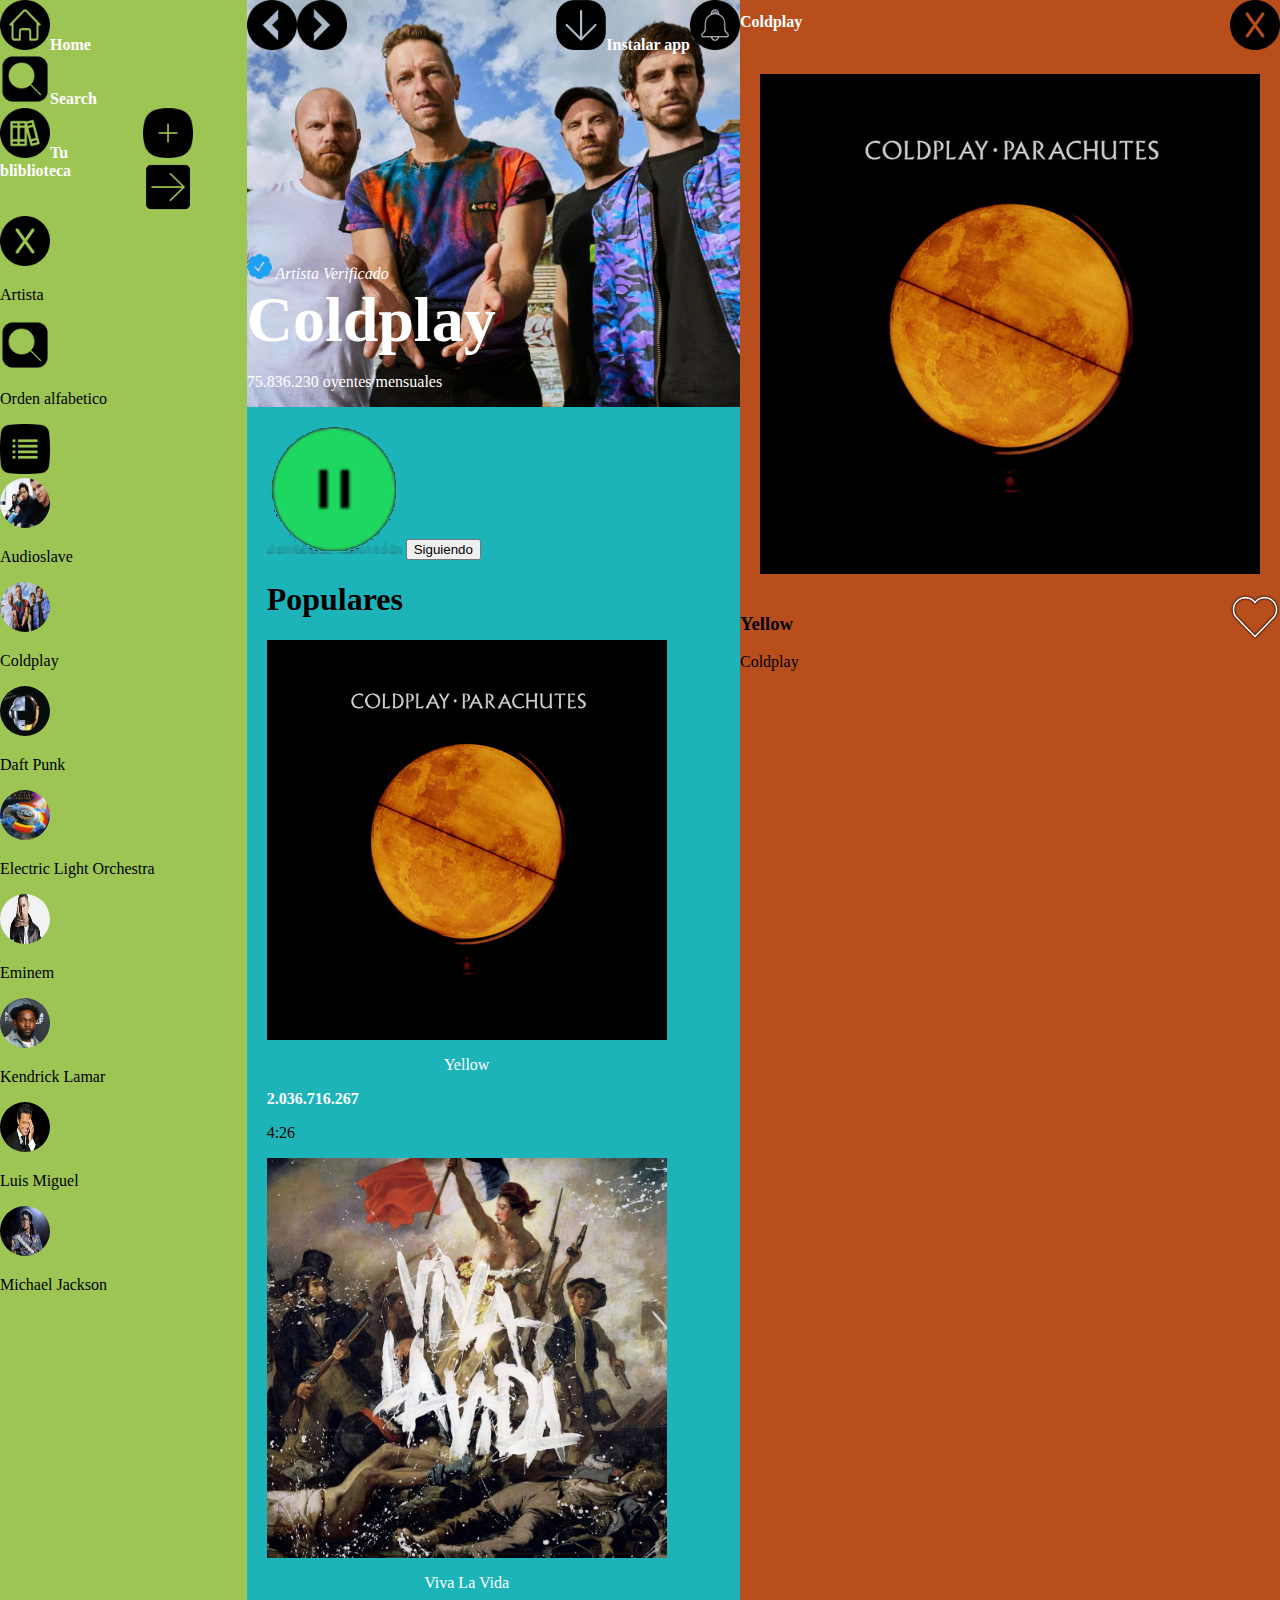
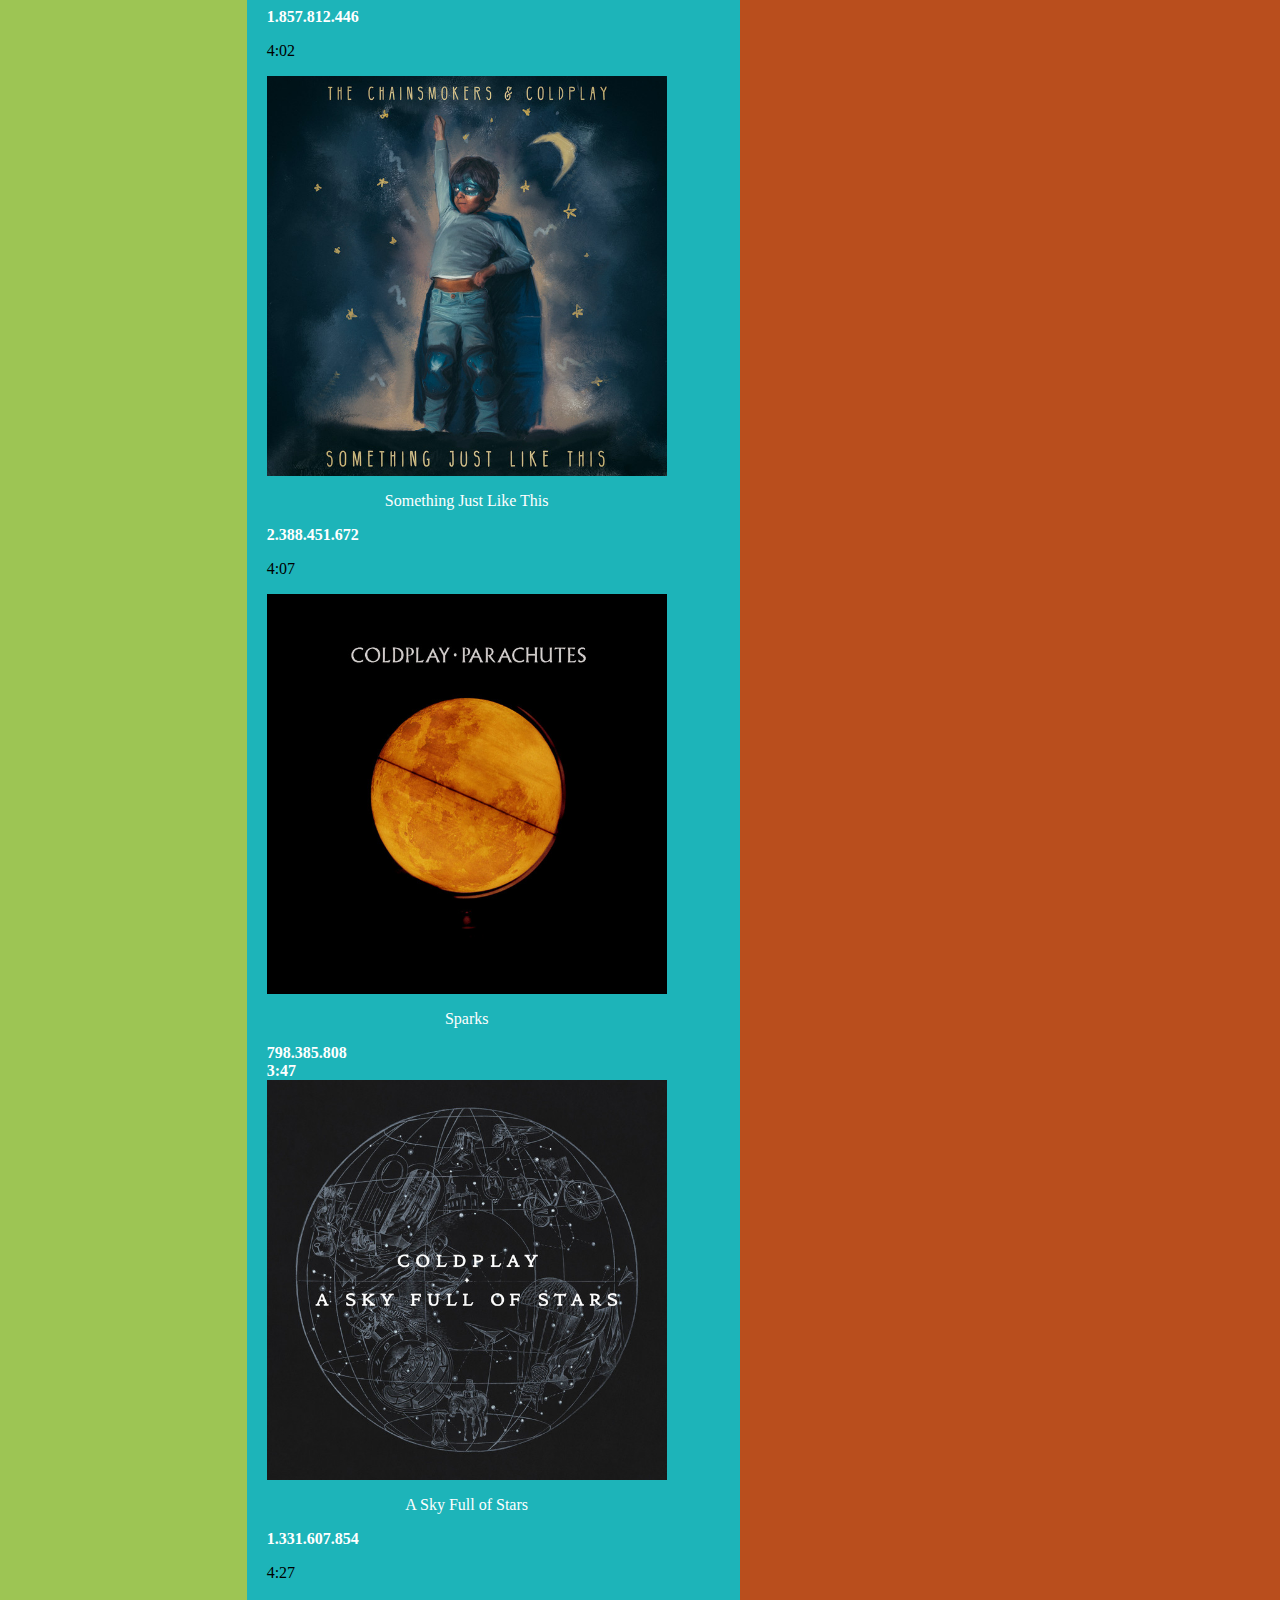
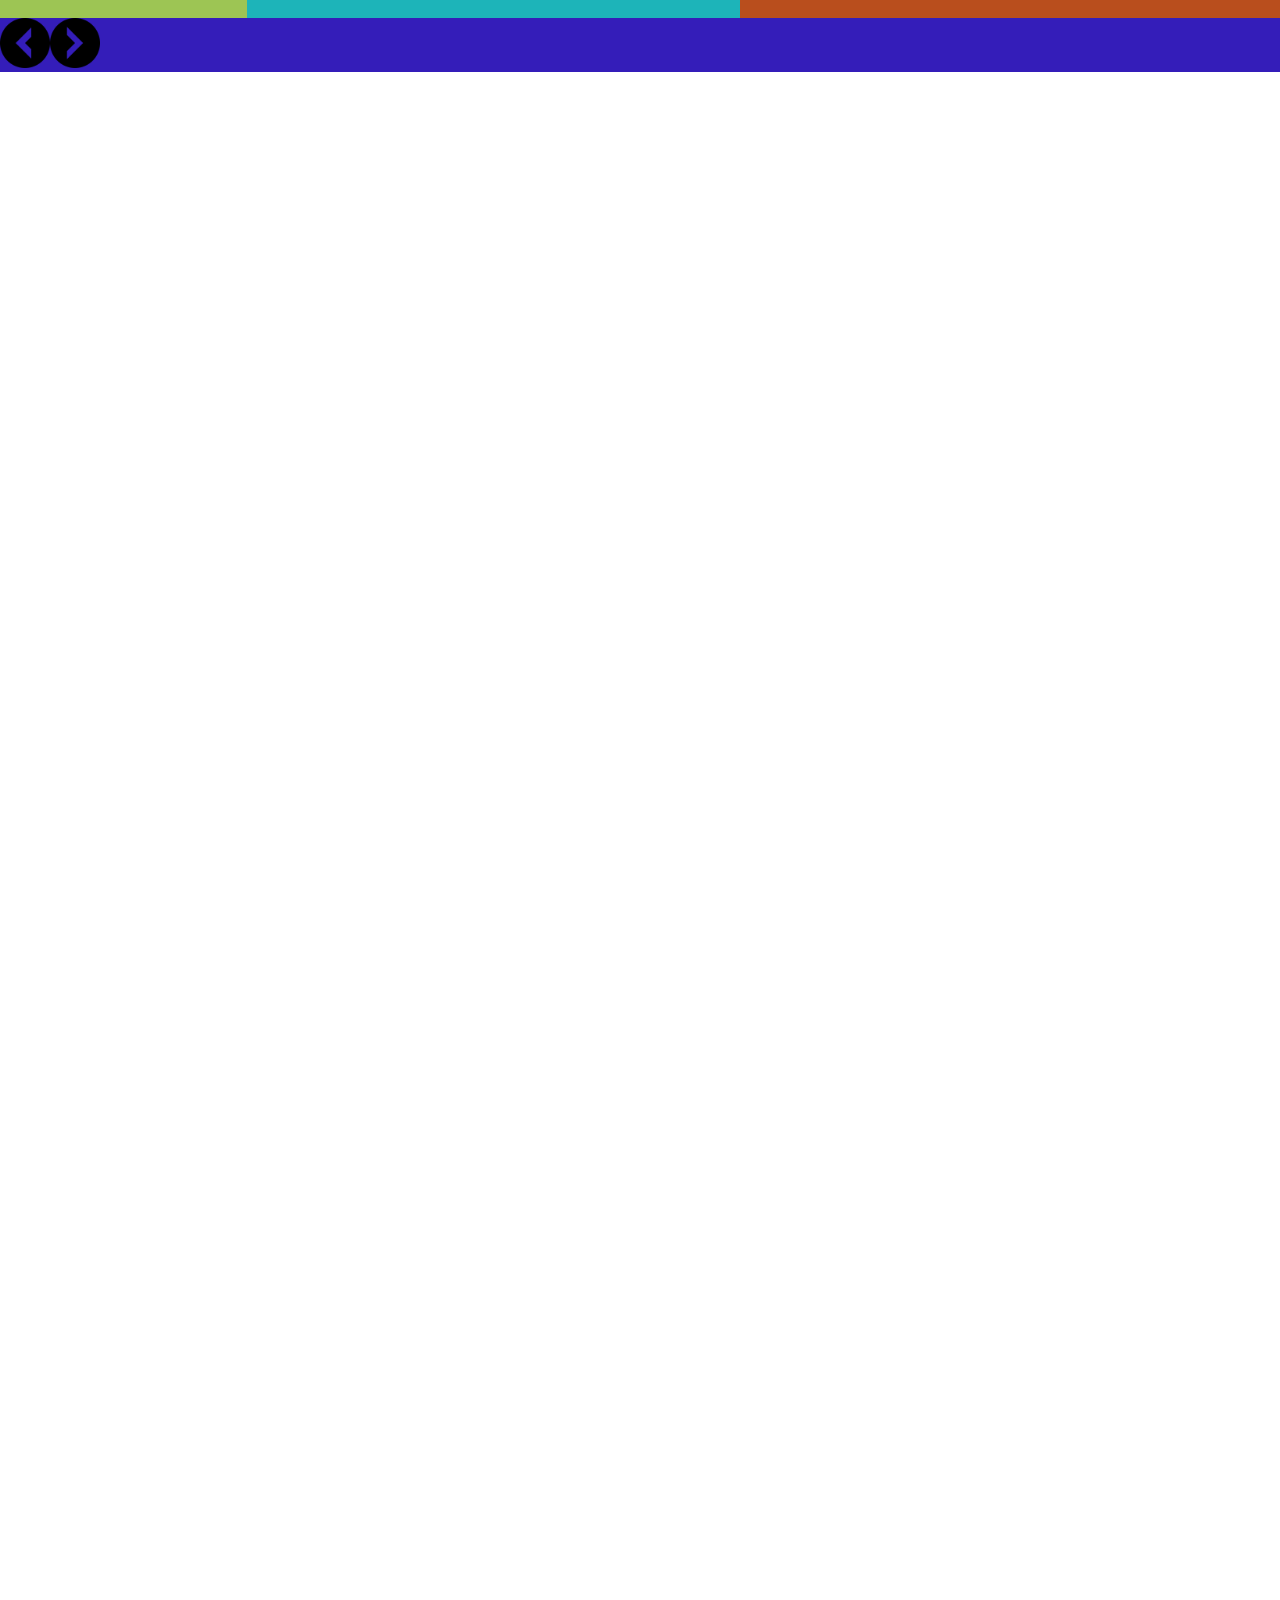
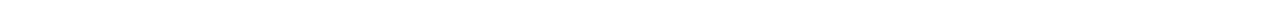
<file: Mosulo SASS II Spotify/Mosulo SASS II Spotify/index.html>
<!DOCTYPE html>
<html lang="en">
<head>
    <meta charset="UTF-8">
    <meta name="viewport" content="width=device-width, initial-scale=1.0">
    <title>Practica SASS II Spotificy</title>
    <link rel="stylesheet" href="style/style.css">
</head>
<body>
    <section class="leftsection">
        <article class="leftsection__homesearch">
            <i class="leftsection__title"><img src="img/home.png" alt="logo home" class="leftsection__icon">Home</i>
            <i class="leftsection__title"><img src="img/search.png" alt="logo search" class="leftsection__icon">Search</i>
        </article>
        <article class="musiclibrary">
            <i class="musiclibrary__title"><img src="img/library.png" alt="" class="musiclibrary__icon">Tu bliblioteca</i>
            <div>
                <i class="musiclibrary__title"><img src="img/add.png" alt="" class="musiclibrary__icon"></i>
                <i class="musiclibrary__title"><img src="img/right.png" alt="" class="musiclibrary__icon"></i>
            </div>
        </article>
        <article class="staticselect">
            <i class="staticselect__title"><img src="img/letter-x.png" alt="icono cerrar" class="staticselect__icon"></i>
            <span class="btn__primary"> <p>Artista</p></span>
        </article>
        <article class="artistlist">
            <i class="artistlist__title"><img src="img/search.png" alt="logo search" class="artistlist__icon"></i>
            <div>
                <p>Orden alfabetico</p>
                <img src="img/menu.png" alt="" class="artistlist__icon">
            </div>
        </article>
        <article class="trueartist">
            <div class="artistname">
                <img src="img/audioslave.png" alt="" class="artistname__icon">
                <p>Audioslave</p>
            </div> 
            <div class="artistname">
                <img src="img/wallpapercoldplay.png" alt="" class="artistname__icon">
                <p>Coldplay</p>
            </div>  
            <div class="artistname">
                <img src="img/daftPunk.png" alt="" class="artistname__icon">
                <p>Daft Punk</p>
            </div>    
            <div class="artistname">
                <img src="img/electricLight.png" alt="" class="artistname__icon">
                <p>Electric Light Orchestra</p>
            </div>
            <div class="artistname">
                <img src="img/eminem.png" alt="" class="artistname__icon">
                <p>Eminem</p>
            </div>
            <div class="artistname">
                <img src="img/kendricklamar.png" alt="" class="artistname__icon">
                <p>Kendrick Lamar</p>
            </div>
            <div class="artistname">
                <img src="img/Luis Miguel.png" alt="" class="artistname__icon">
                <p>Luis Miguel</p>
            </div>
            <div class="artistname">
                <img src="img/michaeljackson.png" alt="" class="artistname__icon">
                <p>Michael Jackson</p>
            </div>
        </article>
    </section>
    <section class="middlesection">
        <div class="middlesection__navegation">
            <div class="middlesection__navegation__left">
                <i class="middlesection__navegation__left__title"><img src="img/arrow_left.png" alt="logo back" class="middlesection__navegation__left__icon"></i>
                <i class="middlesection__navegation__left__title"><img src="img/arrow-right.png" alt="logo backward" class="middlesection__navegation__left__icon"></i>
            </div>
            <div class="middlesection__navegation__right">
                <i class="middlesection__navegation__right__title"><img src="img/arrow-down.png" alt="logo repeat" class="middlesection__navegation__right__icon">Instalar app</i>
                <i class="middlesection__navegation__right__title"><img src="img/alarm-bell.png" alt="logo shuffle" class="middlesection__navegation__right__icon"></i>
            </div>
            <div class="middlesection__title">
                <i><img src="img/checkazul.png" alt="Check Azul" class="middlesection__title__icon"> Artista Verificado</i>
                <h1 class="middlesection__title_h1">Coldplay</h1>
                <p class="middlesection__title__description">75.836.230 oyentes mensuales</p>
            </div>
        </div>
        <div class="middlesection__list">
            <div class="middlesection__list__act">
                <i><img src="img/botonpausa.png" alt="boton pausa" class="middlesection__list__iconbutton"></i>
                <button class="btn_primario">Siguiendo</button>
            </div>
            <h1>Populares</h1>
            <div>
                <div class="middlesection__list__element">
                    <img src="img/yellow.png" alt="yellow" class="middlesection__list__element__img">
                    <p class="middlesection__list__element__songtitle">Yellow</p>
                </div>
                <p class="middlesection__list__element__view">2.036.716.267</p>
                <p class="middlesection__list__element__time">4:26</p>
            </div>
            <div>
                <div class="middlesection__list__element">
                    <img src="img/vivalavida.png" alt="yellow" class="middlesection__list__element__img">
                    <p class="middlesection__list__element__songtitle">Viva La Vida</p>
                </div>
                <p class="middlesection__list__element__view">1.857.812.446</p>
                <p class="middlesection__list__element__time">4:02</p>
            </div>
            <div>
                <div class="middlesection__list__element">
                    <img src="img/justlikethis.png" alt="yellow" class="middlesection__list__element__img">
                    <p class="middlesection__list__element__songtitle">Something Just Like This</p>
                </div>
                <p class="middlesection__list__element__view">2.388.451.672</p>
                <p class="middlesection__list__element__time">4:07</p>
            </div>
            <div>
                <div class="middlesection__list__element">
                    <img src="img/sparks.png" alt="yellow" class="middlesection__list__element__img">
                    <p class="middlesection__list__element__songtitle">Sparks</p>
                </div>
                <p class="middlesection__list__element__view">798.385.808</p>
                <p class="middlesection__list__element__view">3:47</p>
            </div>
            <div>
                <div class="middlesection__list__element">
                    <img src="img/A sky full of stars.png" alt="yellow" class="middlesection__list__element__img">
                    <p class="middlesection__list__element__songtitle">A Sky Full of Stars</p>
                </div>
                <p class="middlesection__list__element__view">1.331.607.854</p>
                <p class="middlesection__list__element__time">4:27</p>
            </div>
        </div>
    </section>
    <section class="rightsection">
        <div class="rightsection__element">
            <h2 class="rightsection__element__title">Coldplay</h2>
            <i><img src="img/letter-x.png" alt="cerrer" class="rightsection__element__img"></i>
        </div>
        <img src="img/yellow.png" alt="yellow song" class="rightsection__img">
        <div class="rightsection__element">
            <div class="rightsection__element_div">
                <h3 class="rightsection__title">Yellow</h3>
            <p class="rightsection_description">Coldplay</p>
            </div>
            <i><img src="img/heart.png" alt="corazon" class="rightsection__element__img"></i>
        </div>
    </section>
    <footer class="playcontrol">
        <div class="playcontrol__left">
        
            <i><img src="img/arrow_left.png" alt="arrow left" class="playcontrol__left__img"></i>
            <i><img src="img/arrow-right.png" alt="arrow right" class="playcontrol__left__img"></i>
        </div>
       

    </footer>
</body>
</html>
</file>
<file: Mosulo SASS II Spotify/Mosulo SASS II Spotify/style/style.css>
body {
  display: grid;
  grid-template-columns: 1fr 2fr 1fr;
  grid-template-rows: 1fr 0.5fr;
  grid-template-areas: "leftsection middlesection rightsection" "footer footer footer";
  margin: 0;
  padding: 0;
}
body .leftsection {
  display: flex;
  flex-direction: column;
  grid-area: leftsection;
  background-color: #9dc554;
}
body .leftsection__homesearch {
  display: flex;
  flex-direction: column;
  align-items: start;
  justify-content: center;
}
body .leftsection__title {
  font-size: 1rem;
  font-weight: bold;
  font-style: normal;
  color: white;
  justify-content: center;
}
body .leftsection__icon {
  width: 50px;
}
body .leftsection .musiclibrary {
  display: flex;
  align-items: start;
  justify-content: space-between;
}
body .leftsection .musiclibrary__icon {
  width: 50px;
}
body .leftsection .musiclibrary__title {
  font-size: 1rem;
  font-weight: bold;
  font-style: normal;
  color: white;
  justify-content: center;
}
body .leftsection .staticselect {
  display: flex;
  flex-direction: column;
  align-items: start;
  justify-content: center;
}
body .leftsection .staticselect__icon {
  width: 50px;
}
body .leftsection .artistlist {
  display: flex;
  flex-direction: column;
  align-items: start;
  justify-content: center;
}
body .leftsection .artistlist__title {
  font-size: 1rem;
  font-weight: bold;
  font-style: normal;
  color: white;
  justify-content: center;
}
body .leftsection .artistlist__icon {
  width: 50px;
}
body .leftsection .trueartist {
  display: flex;
  flex-direction: column;
  align-items: start;
  justify-content: center;
}
body .leftsection .trueartist__title {
  font-size: 1rem;
  font-weight: bold;
  font-style: normal;
  color: white;
  justify-content: center;
}
body .leftsection .trueartist .artistname__icon {
  width: 50px;
  height: 50px;
  border-radius: 50%;
}
body .middlesection {
  display: flex;
  flex-direction: column;
  grid-area: middlesection;
  background-color: #1db4b9;
}
body .middlesection__navegation {
  display: flex;
  flex-wrap: wrap;
  align-items: start;
  justify-content: space-between;
  background-image: url("../img/wallpapercoldplay.png");
  background-size: cover;
  background-repeat: no-repeat;
  background-position: center;
  background-position-y: 5%;
}
body .middlesection__navegation__left {
  display: flex;
  align-items: center;
  justify-content: start;
}
body .middlesection__navegation__left__icon {
  width: 50px;
}
body .middlesection__navegation__right {
  display: flex;
  align-items: center;
  justify-content: end;
}
body .middlesection__navegation__right__icon {
  width: 50px;
}
body .middlesection__navegation__right__title {
  font-size: 1rem;
  font-weight: bold;
  font-style: normal;
  color: white;
  justify-content: center;
}
body .middlesection__title {
  margin-top: 200px;
  display: flex;
  flex: 1 1 100%;
  flex-direction: column;
  align-items: start;
  justify-content: start;
  color: #fff;
}
body .middlesection__title__icon {
  width: 25px;
}
body .middlesection__title_h1 {
  font-size: 4rem;
  font-weight: bold;
  font-style: normal;
  margin: 0;
}
body .middlesection__list {
  display: flex;
  flex-direction: column;
  align-items: start;
  justify-content: start;
  margin: 20px;
}
body .middlesection__list__icon {
  width: 25px;
}
body .middlesection__list__element {
  display: flex;
  flex-direction: column;
  align-items: center;
  justify-content: start;
  color: #fff;
}
body .middlesection__list__element__img {
  width: 400px;
}
body .middlesection__list__element__view {
  font-size: 1rem;
  font-weight: bold;
  font-style: normal;
  margin: 0;
  color: #fff;
}
body .rightsection {
  display: flex;
  flex-direction: column;
  grid-area: rightsection;
  background-color: #b94e1d;
}
body .rightsection__img {
  width: 500px;
  margin: 20px;
}
body .rightsection__element {
  display: flex;
  justify-content: space-between;
}
body .rightsection__element__img {
  width: 50px;
}
body .rightsection__element__title {
  font-size: 1rem;
  font-weight: bold;
  font-style: normal;
  color: white;
  justify-content: center;
}
body .playcontrol {
  display: flex;
  grid-area: footer;
  background-color: #341db9;
  height: fit-content;
}
body .playcontrol__left {
  display: flex;
  align-items: center;
  justify-content: start;
}
body .playcontrol__left__img {
  width: 50px;
}

/*# sourceMappingURL=style.css.map */
</file>
